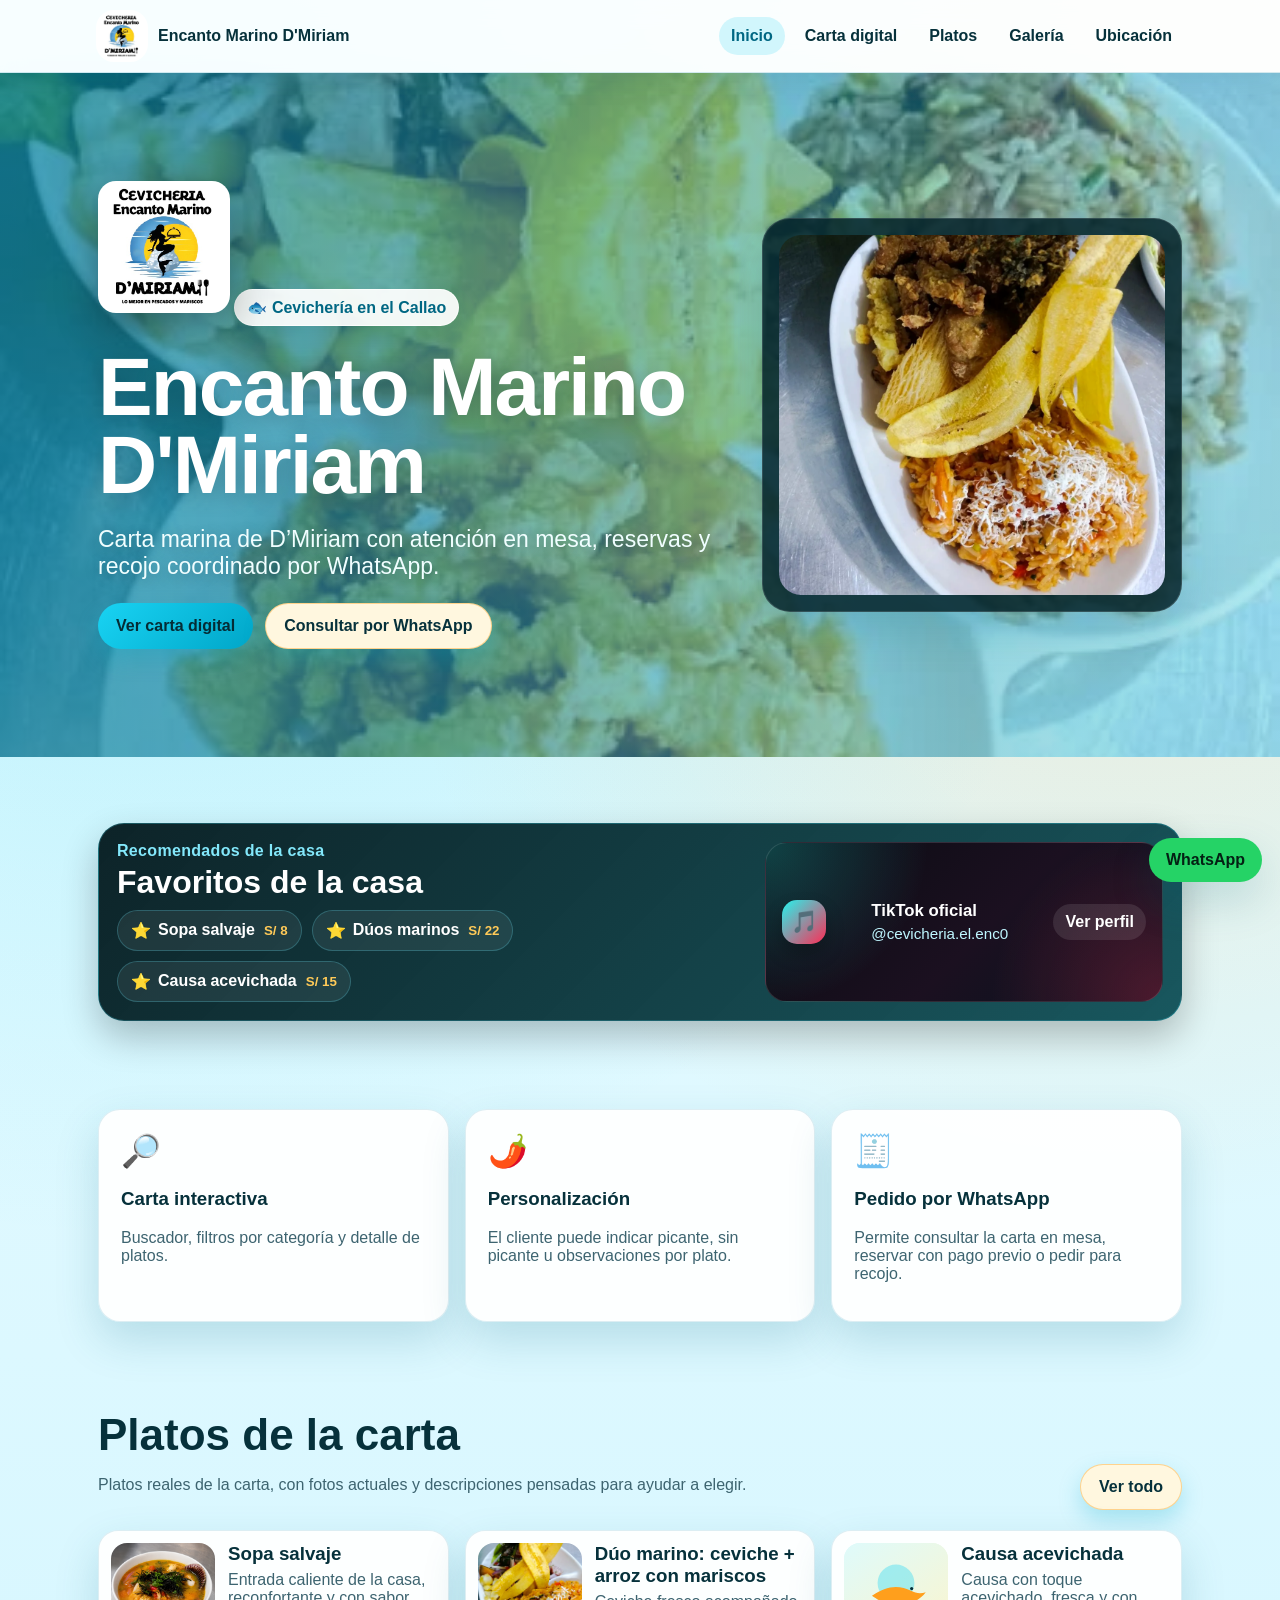
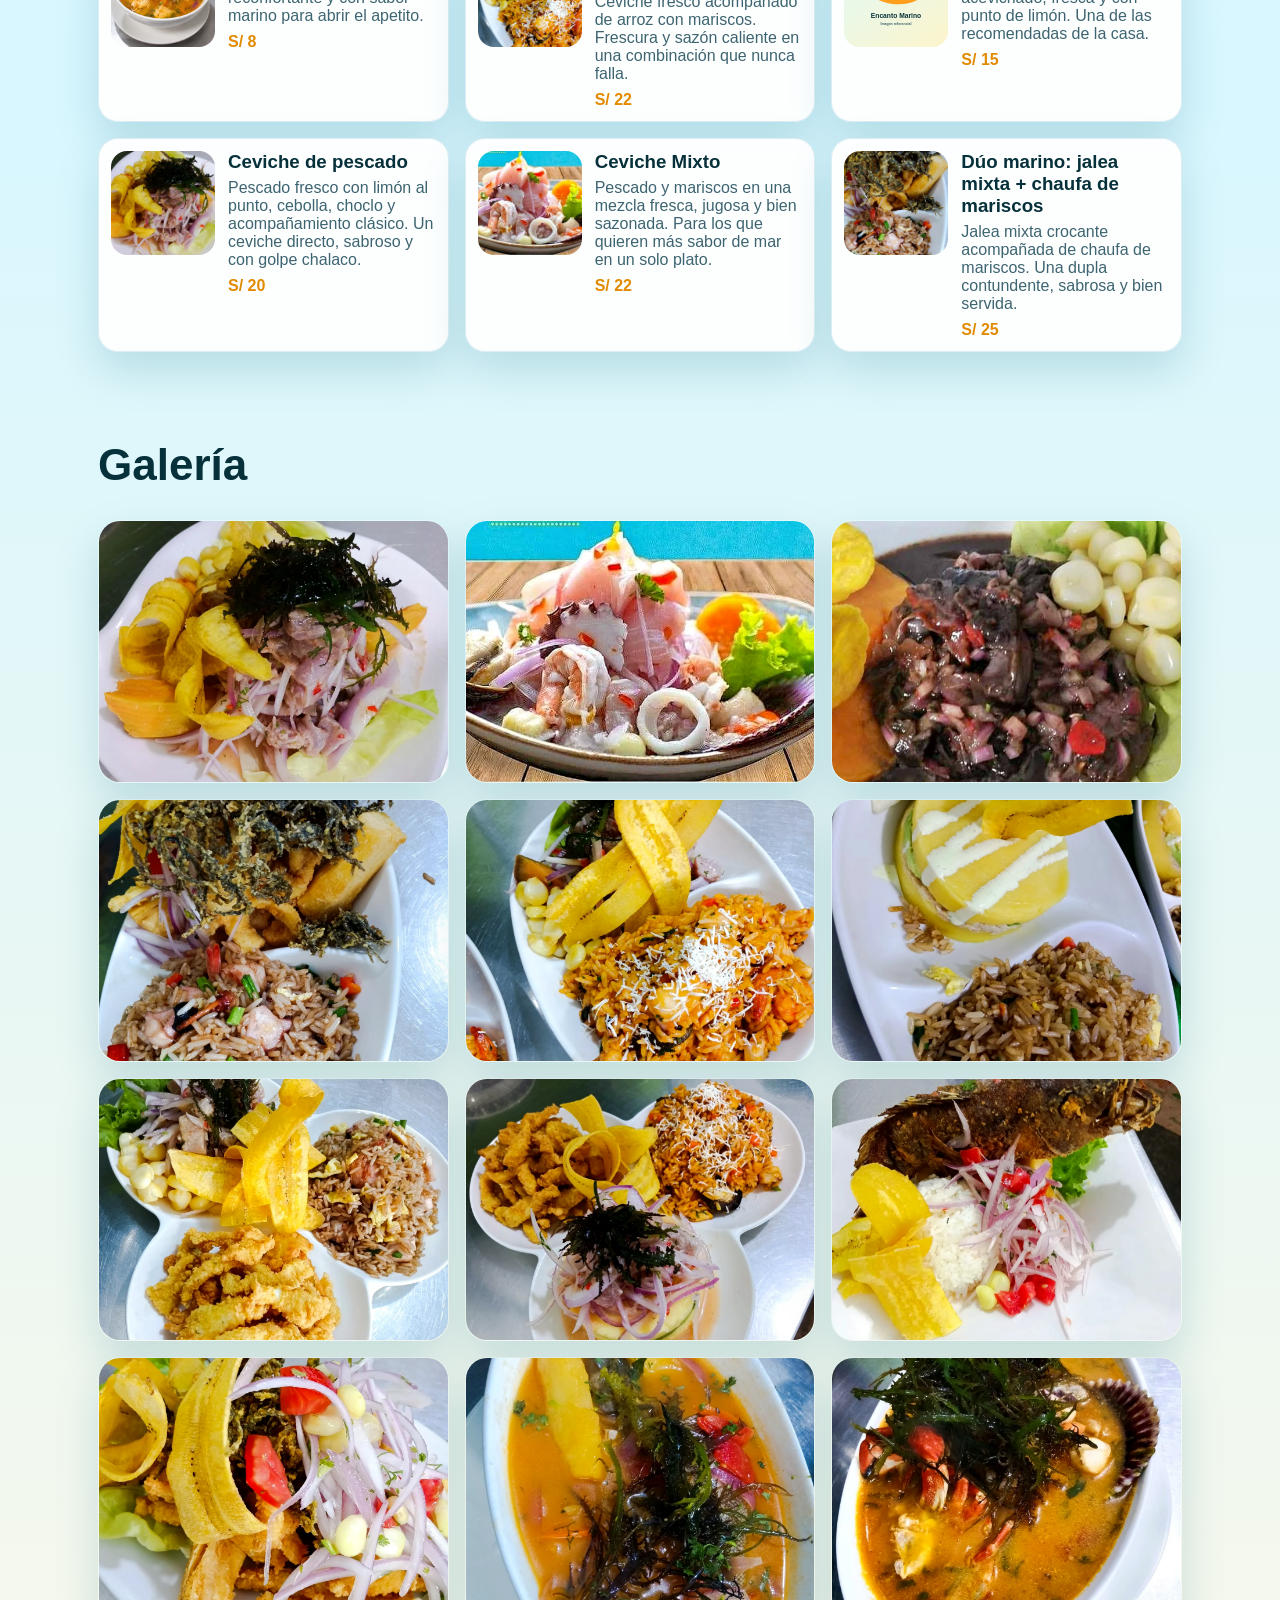
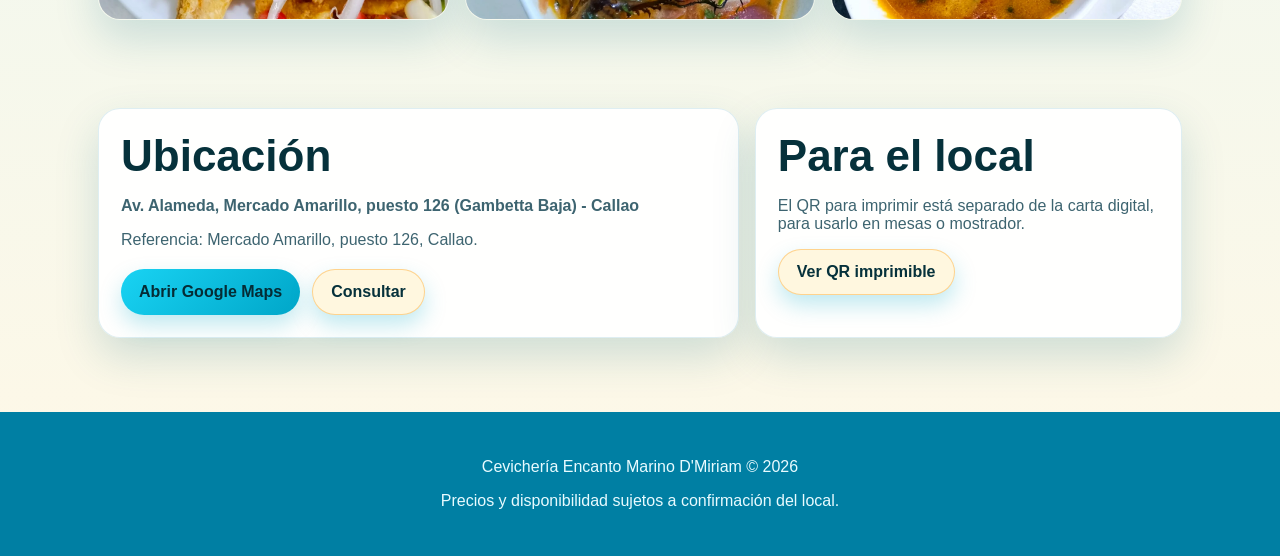
<file: index.html>
<!DOCTYPE html>
<html lang="es">
<head>
  <meta charset="UTF-8"><meta name="viewport" content="width=device-width, initial-scale=1.0">
  <title>Cevichería Encanto Marino D'Miriam</title>
  <link rel="icon" href="assets/favicon.svg" type="image/svg+xml">
  <link rel="stylesheet" href="styles.css?v=29">
</head>
<body>
<nav class="nav"><div class="nav-inner">
  <a class="brand" href="index.html"><img src="assets/logo.png" alt="Logo"><span>Encanto Marino D'Miriam</span></a>
  <div class="links"><a class="active" href="index.html">Inicio</a><a href="menu.html">Carta digital</a><a href="#destacados">Platos</a><a href="#galeria">Galería</a><a href="#ubicacion">Ubicación</a></div>
</div></nav>

<header class="hero">
  <div class="hero-inner">
    <div>
      <img class="logo" src="assets/logo.png" alt="Logo Encanto Marino D'Miriam">
      <div class="badge">🐟 Cevichería en el Callao</div>
      <h1>Encanto Marino D'Miriam</h1>
      <p>Carta marina de D’Miriam con atención en mesa, reservas y recojo coordinado por WhatsApp.</p>
      <div class="actions">
        <a class="btn" href="menu.html">Ver carta digital</a>
        <a class="btn secondary js-whatsapp" href="#">Consultar por WhatsApp</a>
      </div>
    </div>
    <div class="hero-card">
      <img src="assets/fotos/combinado-marino.webp" alt="Plato marino destacado">
      </div>
    </div>
  </div>
</header>

<section class="social-strip">
  <div class="social-card">
    <div>
      <span class="social-card__eyebrow">Recomendados de la casa</span>
      <h2>Favoritos de la casa</h2>
      <div class="reco-pills" data-recomendados-pill></div>
    </div>
    <a class="tiktok-card js-tiktok" href="#">
      <span class="tiktok-icon">🎵</span>
      <div>
        <strong>TikTok oficial</strong>
        <span class="tiktok-handle">@cevicheria.el.enc0</span>
      </div>
      <span class="tiktok-go">Ver perfil</span>
    </a>
  </div>
</section>
<section>
  <div class="grid features-3">
    <div class="feature"><span>🔎</span><h3>Carta interactiva</h3><p>Buscador, filtros por categoría y detalle de platos.</p></div>
    <div class="feature"><span>🌶️</span><h3>Personalización</h3><p>El cliente puede indicar picante, sin picante u observaciones por plato.</p></div>
    <div class="feature"><span>🧾</span><h3>Pedido por WhatsApp</h3><p>Permite consultar la carta en mesa, reservar con pago previo o pedir para recojo.</p></div>
  </div>
</section>

<section id="destacados">
  <div class="section-head"><div><h2>Platos de la carta</h2><p class="lead">Platos reales de la carta, con fotos actuales y descripciones pensadas para ayudar a elegir.</p></div><a class="btn secondary" href="menu.html">Ver todo</a></div>
  <div id="homeDestacados" class="dish-mini-grid"></div>
</section>

<section id="galeria">
  <div class="section-head"><div><h2>Galería</h2></div></div>
  <div class="gallery">
    <img src="assets/fotos/ceviche-pescado.webp" alt="Ceviche de pescado">
    <img src="assets/fotos/ceviche-mixto.webp" alt="Ceviche mixto">
    <img src="assets/fotos/ceviche-conchas-negras.webp" alt="Ceviche de conchas negras">
    <img src="assets/fotos/duo-marino-jalea-mixta-chaufa-mariscos.webp" alt="Dúo Marino: jalea mixta y chaufa de mariscos">
    <img src="assets/fotos/duo-marino-ceviche-arroz-mariscos.webp" alt="Dúo Marino: ceviche y arroz con mariscos">
    <img src="assets/fotos/duo-causa-atun-chaufa-mariscos.webp" alt="Dúo de causa con chaufa de mariscos">
    <img src="assets/fotos/triple-marino-ceviche-chicharron-pota-chaufa-mariscos.webp" alt="Triple marino">
    <img src="assets/fotos/triple-con-causa-ceviche-causa-arroz-mariscos.webp" alt="Triple con causa">
    <img src="assets/fotos/pescado-frito-cabrilla-cachema.webp" alt="Pescado frito">
    <img src="assets/fotos/chicharron-pota.webp" alt="Chicharrón de pota">
    <img src="assets/fotos/sudado-pescado-cabrilla-cachema.webp" alt="Sudado de pescado">
    <img src="assets/fotos/parihuela-pescado-cabrilla-cachema.webp" alt="Parihuela de pescado">
  </div>
</section>

<section id="ubicacion">
  <div class="location-grid">
    <div class="card">
      <h2>Ubicación</h2>
      <p><strong>Av. Alameda, Mercado Amarillo, puesto 126 (Gambetta Baja) - Callao</strong></p>
      <p class="lead">Referencia: Mercado Amarillo, puesto 126, Callao.</p>
      <div class="actions"><a class="btn js-maps" target="_blank" href="#">Abrir Google Maps</a><a class="btn secondary js-whatsapp" href="#">Consultar</a></div>
    </div>
    <div class="card">
      <h2>Para el local</h2>
      <p class="lead">El QR para imprimir está separado de la carta digital, para usarlo en mesas o mostrador.</p>
      <a class="btn secondary" href="#" data-open-qr>Ver QR imprimible</a>
    </div>
  </div>
</section>


<div id="qrModal" class="qr-modal">
  <div class="qr-modal__panel">
    <button id="closeQrModal" class="qr-modal__close" aria-label="Cerrar">×</button>
    <h2>QR para imprimir</h2>
    <p class="lead">Escanéalo en mesa o mostrador para abrir la carta digital.</p>
    <img src="assets/qr-carta-imprimir.png" alt="QR imprimible de Encanto Marino">
    <div class="qr-modal__actions">
      <a class="btn" href="assets/qr-carta-imprimir.png" download>Descargar QR</a>
      <a class="btn secondary" href="menu.html">Abrir carta digital</a>
    </div>
  </div>
</div>

<a class="whatsapp-float js-whatsapp" href="#">WhatsApp</a>
<footer><p>Cevichería Encanto Marino D'Miriam © <span id="year"></span></p><p>Precios y disponibilidad sujetos a confirmación del local.</p></footer>
<script src="data/menu-data.js?v=29"></script><script src="script.js?v=29"></script>
</body>
</html>
</file>
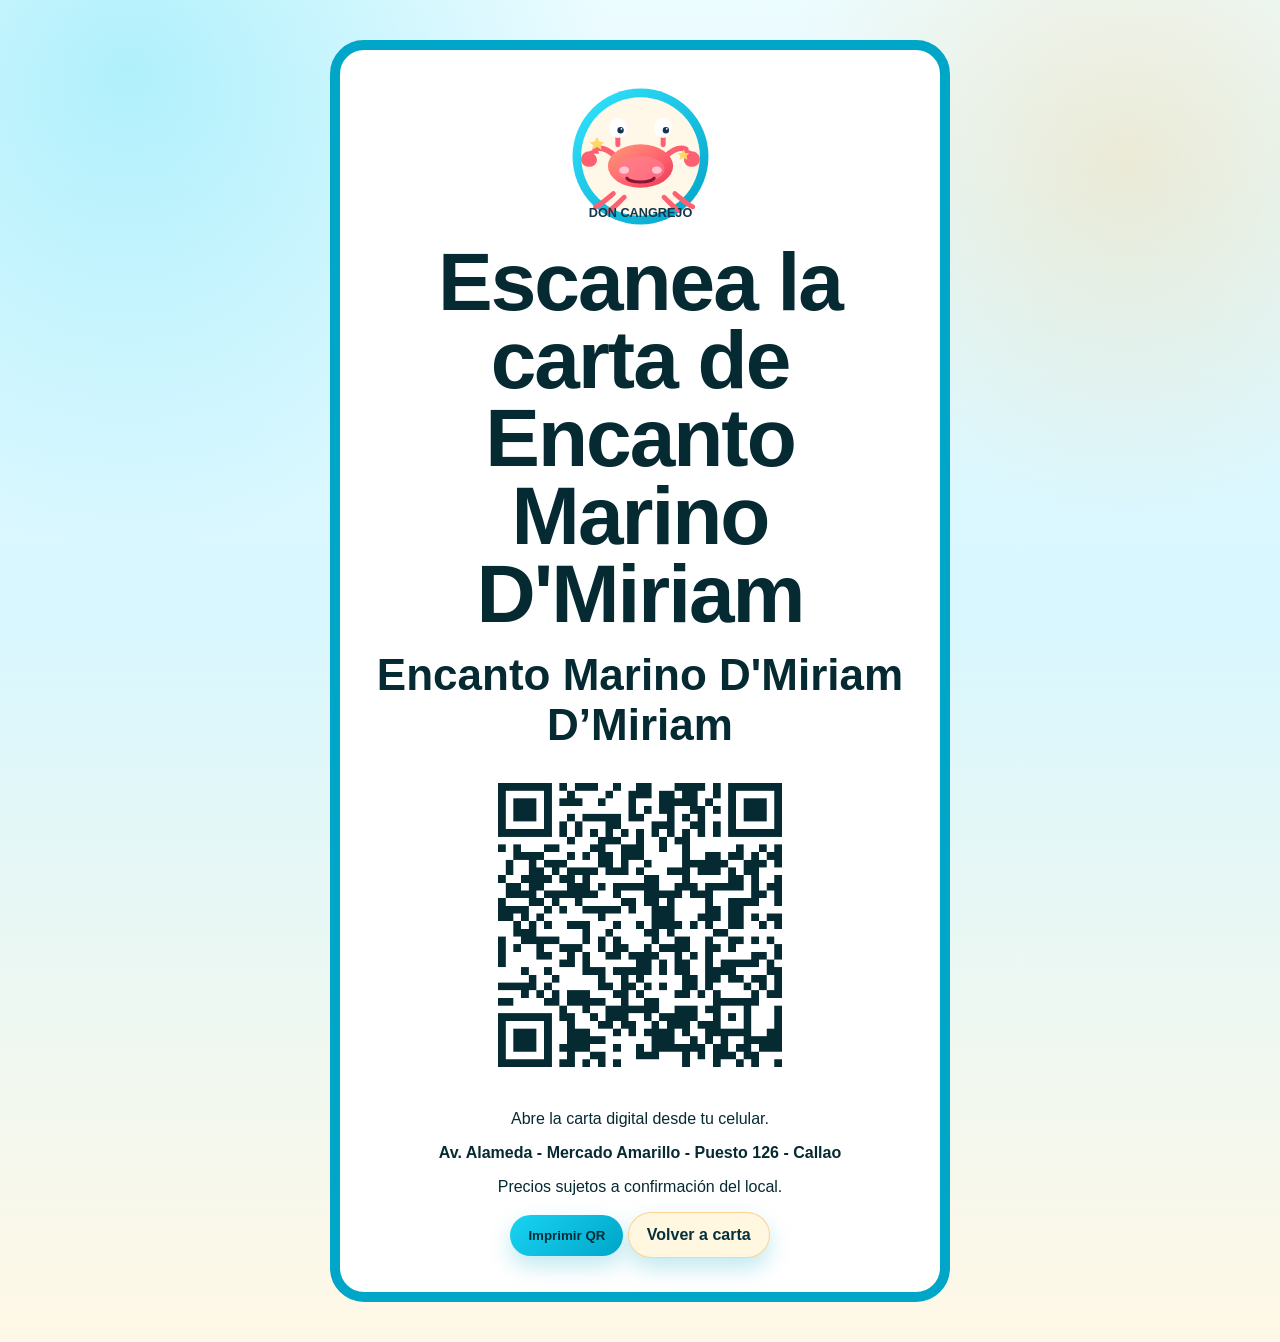
<file: qr-imprimir.html>
<!DOCTYPE html>
<html lang="es">
<head>
  <meta charset="UTF-8"><meta name="viewport" content="width=device-width, initial-scale=1.0">
  <title>QR para imprimir - Encanto Marino D'Miriam D’Miriam</title>
  <link rel="stylesheet" href="styles.css?v=29">
</head>
<body>
<div class="qr-print-card">
  <img src="assets/don-cangrejo.svg" alt="Encanto Marino D'Miriam" style="width:145px">
  <h1>Escanea la carta de Encanto Marino D'Miriam</h1>
  <h2>Encanto Marino D'Miriam D’Miriam</h2>
  <img src="assets/qr-carta.png" alt="QR Carta Digital">
  <p>Abre la carta digital desde tu celular.</p>
  <p><strong>Av. Alameda - Mercado Amarillo - Puesto 126 - Callao</strong></p>
  <p>Precios sujetos a confirmación del local.</p>
  <button class="btn" onclick="window.print()">Imprimir QR</button>
  <a class="btn secondary" href="menu.html">Volver a carta</a>
</div>
</body>
</html>
</file>
<file: styles.css>
*{box-sizing:border-box}
:root{
  --bg:#05262d;--bg2:#07343d;--card:#0d3b44;--card2:#114b55;
  --text:#f8fdff;--muted:#c8dde1;--cyan:#22d3ee;--cyan2:#0891b2;
  --green:#25d366;--yellow:#facc15;--red:#f87171;--shadow:0 16px 42px rgba(0,0,0,.28)
}
html{scroll-behavior:smooth}
body{margin:0;font-family:"Segoe UI",Arial,sans-serif;background:var(--bg);color:var(--text)}
a{color:inherit}
.nav{
  position:sticky;top:0;z-index:50;background:rgba(3,25,30,.94);
  backdrop-filter:blur(12px);border-bottom:1px solid rgba(255,255,255,.08)
}
.nav-inner{
  max-width:1120px;margin:auto;display:flex;align-items:center;justify-content:space-between;
  gap:12px;padding:10px 16px
}
.brand{display:flex;align-items:center;gap:10px;text-decoration:none;font-weight:900}
.brand img{width:42px;height:42px}
.links{display:flex;gap:8px;overflow-x:auto}
.links a{text-decoration:none;font-weight:800;padding:10px 12px;border-radius:999px;white-space:nowrap;color:#e8fbff}
.links a:hover,.links a.active{background:rgba(34,211,238,.14)}
.hero{
  background:linear-gradient(rgba(3,20,25,.52),rgba(3,20,25,.78)),url("assets/fotos/duo-marino.webp");
  background-size:cover;background-position:center;min-height:76vh;display:flex;align-items:center;
}
.hero-inner{max-width:1120px;margin:auto;width:100%;padding:72px 18px;display:grid;grid-template-columns:1fr 420px;gap:32px;align-items:center}
.logo{width:112px;height:112px;filter:drop-shadow(0 12px 20px rgba(0,0,0,.35))}
.badge{display:inline-flex;background:rgba(34,211,238,.12);border:1px solid rgba(34,211,238,.35);color:#a5f3fc;border-radius:999px;padding:8px 12px;font-weight:900;margin:12px 0}
h1{font-size:clamp(40px,7vw,82px);line-height:.95;margin:10px 0 18px;letter-spacing:-2px}
.hero p{font-size:clamp(18px,2.2vw,23px);color:var(--muted);max-width:680px}
.actions{display:flex;flex-wrap:wrap;gap:12px;margin-top:20px}
.btn{display:inline-flex;align-items:center;justify-content:center;border:0;border-radius:999px;padding:13px 18px;font-weight:900;text-decoration:none;cursor:pointer;background:var(--cyan);color:#022027}
.btn.secondary{background:rgba(255,255,255,.12);color:white;border:1px solid rgba(255,255,255,.18)}
.btn.whatsapp{background:var(--green);color:#042014}
.hero-card{background:rgba(4,35,42,.86);border:1px solid rgba(255,255,255,.13);border-radius:28px;padding:16px;box-shadow:var(--shadow)}
.hero-card img{width:100%;height:360px;object-fit:cover;border-radius:22px;display:block}
section{max-width:1120px;margin:auto;padding:44px 18px}
.section-head{display:flex;justify-content:space-between;align-items:end;gap:16px;margin-bottom:20px}
h2{font-size:clamp(28px,4vw,44px);margin:0 0 10px}
.lead{color:var(--muted);max-width:720px}
.grid{display:grid;grid-template-columns:repeat(4,1fr);gap:16px}
.feature,.card{background:var(--card);border:1px solid rgba(255,255,255,.1);border-radius:22px;padding:22px;box-shadow:var(--shadow)}
.feature span{font-size:32px}
.dish-mini-grid{display:grid;grid-template-columns:repeat(3,1fr);gap:16px}
.dish-mini{display:grid;grid-template-columns:104px 1fr;gap:13px;background:var(--card);border-radius:20px;padding:12px;border:1px solid rgba(255,255,255,.08)}
.dish-mini img{width:104px;height:104px;object-fit:cover;border-radius:16px}
.dish-mini h3{margin:0 0 6px}.dish-mini p{margin:0 0 8px;color:var(--muted)}.price{color:var(--yellow);font-weight:900}
.gallery{display:grid;grid-template-columns:repeat(3,1fr);gap:16px}
.gallery img{width:100%;height:260px;object-fit:cover;border-radius:22px;box-shadow:var(--shadow);border:1px solid rgba(255,255,255,.1)}
.location-grid{display:grid;grid-template-columns:1.2fr .8fr;gap:16px}
.qr-admin{display:none}
.whatsapp-float{position:fixed;right:18px;bottom:18px;z-index:60;background:var(--green);color:#042014;text-decoration:none;border-radius:999px;padding:13px 17px;font-weight:900;box-shadow:var(--shadow)}
footer{background:#03191e;color:var(--muted);text-align:center;padding:30px 18px;margin-top:30px}

/* menu */
.menu-hero{background:linear-gradient(rgba(3,20,25,.48),rgba(3,20,25,.82)),url("assets/fotos/triple-marino.webp");background-size:cover;background-position:center;min-height:44vh;display:flex;align-items:center;text-align:center}
.menu-hero .hero-inner{display:block;padding:58px 18px}
.notice{background:rgba(250,204,21,.15);border:1px solid rgba(250,204,21,.35);color:#fff7c2;border-radius:16px;padding:14px 16px;margin-bottom:18px}
.toolbar{background:rgba(5,38,45,.96);border:1px solid rgba(255,255,255,.1);border-radius:22px;padding:16px;position:relative;top:auto;z-index:1;box-shadow:var(--shadow)}
.search-row{display:grid;grid-template-columns:1fr auto;gap:10px}
input[type="search"]{width:100%;min-height:48px;border-radius:999px;border:1px solid rgba(255,255,255,.13);background:rgba(255,255,255,.08);color:white;padding:0 16px;font-size:16px;outline:none}
.chips,.allergy-grid{display:flex;gap:9px;overflow-x:auto;padding-top:11px}
.chip,.check-pill{flex:0 0 auto;border:1px solid rgba(255,255,255,.13);background:rgba(255,255,255,.08);color:white;border-radius:999px;padding:10px 13px;font-weight:800;cursor:pointer}
.chip.active{background:var(--cyan);color:#022027}
.check-pill input{accent-color:var(--cyan)}
.switch-line{display:flex;gap:10px;align-items:center;flex-wrap:wrap;color:var(--muted);padding-top:12px}
.menu-meta{display:flex;justify-content:space-between;color:var(--muted);margin:18px 0}
.menu-grid{display:grid;grid-template-columns:repeat(3,1fr);gap:16px}
.dish-card{background:var(--card);border-radius:22px;overflow:hidden;border:1px solid rgba(255,255,255,.1);box-shadow:var(--shadow)}
.dish-card.risk{border-color:rgba(248,113,113,.75);opacity:.82}
.dish-image{display:block;width:100%;height:190px;border:0;padding:0;background:#000;cursor:pointer}
.dish-image img{width:100%;height:100%;object-fit:cover;display:block}
.dish-body{padding:16px}
.dish-top{display:flex;justify-content:space-between;gap:10px;align-items:center}
.category-label{font-size:12px;text-transform:uppercase;color:#a5f3fc;font-weight:900}
.dish-body h3{margin:10px 0 8px;font-size:21px}.dish-body p{color:var(--muted)}
.tag-list,.allergen-list{display:flex;gap:7px;flex-wrap:wrap;margin-top:9px}
.tag-list span{background:rgba(34,211,238,.12);border:1px solid rgba(34,211,238,.25);border-radius:999px;padding:5px 8px;font-size:12px;color:#a5f3fc;font-weight:800}
.allergen-list small,#modalAllergens small{background:rgba(255,255,255,.08);border-radius:999px;padding:5px 8px}
.risk-msg{margin-top:10px;border-radius:12px;padding:9px;background:rgba(248,113,113,.14);border:1px solid rgba(248,113,113,.3);color:#fecaca;font-weight:800}
.dish-actions{display:grid;grid-template-columns:1fr 1fr;gap:9px;margin-top:14px}
.empty-state{grid-column:1/-1;text-align:center;padding:40px 20px;background:var(--card);border-radius:22px}
.cart-bar{position:fixed;left:50%;bottom:16px;transform:translateX(-50%) translateY(140%);width:min(900px,calc(100% - 22px));background:rgba(3,25,30,.98);border:1px solid rgba(255,255,255,.14);border-radius:22px;padding:14px;z-index:80;box-shadow:var(--shadow);transition:.22s}
.cart-bar.show{transform:translateX(-50%) translateY(0)}
.cart-summary{display:flex;justify-content:space-between;gap:12px}
.cart-items{display:grid;gap:8px;max-height:160px;overflow:auto;margin-top:10px}
.cart-item{display:flex;justify-content:space-between;background:rgba(255,255,255,.07);border-radius:12px;padding:8px}
.cart-item button{border:0;border-radius:8px;min-width:28px;min-height:28px}
.cart-actions{display:flex;gap:10px;margin-top:10px}
.modal{display:none;position:fixed;inset:0;z-index:100;background:rgba(0,0,0,.72);padding:18px;place-items:center}
.modal.show{display:grid}.modal-card{width:min(840px,100%);max-height:92vh;overflow:auto;background:var(--bg2);border-radius:24px;border:1px solid rgba(255,255,255,.13)}
.modal-grid{display:grid;grid-template-columns:.95fr 1.05fr}.modal-grid img{width:100%;height:100%;min-height:360px;object-fit:cover}.modal-content{padding:24px}.modal-close{float:right;border:0;background:rgba(255,255,255,.1);color:white;border-radius:999px;width:38px;height:38px}
.qr-print-card{max-width:620px;margin:40px auto;text-align:center;background:white;color:#062a32;border-radius:34px;padding:34px;border:10px solid #0891b2}.qr-print-card img{width:330px;max-width:100%}

@media(max-width:900px){
  .hero-inner{grid-template-columns:1fr}.hero-card img{height:300px}
  .grid{grid-template-columns:repeat(2,1fr)}.dish-mini-grid,.menu-grid{grid-template-columns:repeat(2,1fr)}
  .location-grid,.modal-grid{grid-template-columns:1fr}
}
@media(max-width:640px){
  .nav-inner{align-items:flex-start;flex-direction:column}.brand span{display:none}.links{width:100%;padding-bottom:4px}
  .hero{min-height:auto;background-position:center}.hero-inner{padding:44px 16px;text-align:center}.logo{width:88px;height:88px}
  .actions{justify-content:center}h1{font-size:42px;letter-spacing:-1px}.hero p{font-size:17px}
  .hero-card{display:none}
  section{padding:34px 14px}.section-head{display:block}
  .grid,.dish-mini-grid,.menu-grid,.gallery{grid-template-columns:1fr}
  .feature,.card{padding:18px;border-radius:18px}.gallery img{height:220px}
  .toolbar{top:92px;border-radius:18px}.search-row{grid-template-columns:1fr}.menu-meta{display:block}
  .dish-image{height:180px}.dish-body h3{font-size:20px}
  .cart-actions{flex-direction:column}.whatsapp-float{right:12px;bottom:12px}
  .modal-grid img{min-height:250px}
}
@media print{.nav,.whatsapp-float,.btn,footer{display:none!important}body{background:white}.qr-print-card{box-shadow:none;margin:0 auto}}


/* Ajustes v4: diseño limpio, sin Mobile First y con preferencias de pedido */
.features-3 {
  grid-template-columns: repeat(3, 1fr);
}

.order-options {
  display: grid;
  grid-template-columns: 220px 1fr;
  gap: 12px;
  margin-top: 14px;
}

.order-options label,
.personaliza label {
  display: grid;
  gap: 7px;
  color: var(--muted);
  font-weight: 800;
}

.order-options select,
.order-options input,
.personaliza select,
.personaliza textarea {
  width: 100%;
  border: 1px solid rgba(255,255,255,.14);
  background: rgba(255,255,255,.08);
  color: white;
  border-radius: 14px;
  padding: 12px 13px;
  outline: none;
  font: inherit;
}

.order-options option,
.personaliza option {
  color: #062a32;
}

.personaliza {
  margin: 16px 0;
  display: grid;
  gap: 12px;
  background: rgba(255,255,255,.06);
  border: 1px solid rgba(255,255,255,.10);
  padding: 14px;
  border-radius: 18px;
}

.personaliza h3 {
  margin: 0;
}

.cart-item small {
  display: block;
  color: var(--muted);
  margin-top: 3px;
}

@media(max-width:900px){
  .features-3 {
    grid-template-columns: repeat(3, 1fr);
  }
}

@media(max-width:640px){
  .features-3 {
    grid-template-columns: 1fr;
  }

  .order-options {
    grid-template-columns: 1fr;
  }
}


/* Ajustes v5: sin módulo de alergias */
.allergy-grid,
.risk-msg {
  display: none !important;
}


/* Ajustes v6: sin delivery, con mesa, reserva anticipada y recojo */
.order-options {
  grid-template-columns: 230px 1fr 1fr;
}

@media(max-width:900px){
  .order-options {
    grid-template-columns: 1fr;
  }
}


/* Ajuste v7: el filtro ya no queda fijo encima de la carta */
.toolbar {
  position: relative !important;
  top: auto !important;
  z-index: 1 !important;
}

.menu-meta {
  padding-top: 6px;
}

@media(max-width:640px){
  .toolbar {
    position: relative !important;
    top: auto !important;
    margin-bottom: 16px;
  }

  .chips {
    padding-bottom: 4px;
  }

  .order-options {
    margin-top: 12px;
  }

  .menu-meta {
    margin-top: 18px;
  }
}


/* Ajustes v8: reserva/recojo por popup, sin selector molesto en la carta */
.mesa-notice {
  margin-bottom: 18px;
}

.flow-cards {
  display: grid;
  grid-template-columns: repeat(2, 1fr);
  gap: 16px;
  margin-bottom: 18px;
}

.flow-card {
  background: linear-gradient(145deg, rgba(17,75,85,.95), rgba(8,54,64,.95));
  border: 1px solid rgba(255,255,255,.12);
  border-radius: 24px;
  padding: 22px;
  box-shadow: var(--shadow);
}

.flow-card span {
  font-size: 34px;
}

.flow-card h2 {
  font-size: 26px;
  margin: 10px 0;
}

.flow-card p {
  color: var(--muted);
}

.flow-modal-card {
  padding: 0;
  width: min(940px, 100%);
}

.flow-modal-head {
  display: flex;
  justify-content: space-between;
  gap: 16px;
  padding: 24px;
  border-bottom: 1px solid rgba(255,255,255,.1);
}

.flow-icon {
  display: inline-flex;
  width: 46px;
  height: 46px;
  align-items: center;
  justify-content: center;
  background: rgba(34,211,238,.12);
  border: 1px solid rgba(34,211,238,.26);
  border-radius: 16px;
  font-size: 24px;
  margin-bottom: 10px;
}

.flow-form {
  padding: 22px 24px;
  display: grid;
  grid-template-columns: repeat(2, 1fr);
  gap: 14px;
}

.flow-fields {
  display: grid;
  grid-template-columns: repeat(2, 1fr);
  gap: 14px;
  grid-column: 1 / -1;
}

.flow-form label {
  display: grid;
  gap: 7px;
  color: var(--muted);
  font-weight: 900;
}

.flow-form label.wide {
  grid-column: 1 / -1;
}

.flow-form input,
.flow-form select,
.flow-form textarea {
  width: 100%;
  border: 1px solid rgba(255,255,255,.14);
  background: rgba(255,255,255,.08);
  color: white;
  border-radius: 14px;
  padding: 12px 13px;
  outline: none;
  font: inherit;
}

.flow-form option {
  color: #062a32;
}

.payment-warning {
  margin: 0 24px 18px;
  border: 1px solid rgba(250,204,21,.42);
  background: rgba(250,204,21,.13);
  color: #fff7c2;
  border-radius: 18px;
  padding: 14px 16px;
}

.flow-order-box {
  margin: 0 24px 24px;
  background: rgba(255,255,255,.06);
  border: 1px solid rgba(255,255,255,.1);
  border-radius: 20px;
  padding: 16px;
}

.flow-order-head {
  display: flex;
  justify-content: space-between;
  gap: 12px;
  align-items: center;
  margin-bottom: 12px;
}

.flow-order-head h3 {
  margin: 0;
}

.flow-order-list {
  display: grid;
  gap: 8px;
}

.flow-actions {
  padding: 0 24px 24px;
  display: flex;
  justify-content: flex-end;
}

.cart-actions {
  grid-template-columns: 1fr 1fr auto;
}

@media(max-width:760px){
  .flow-cards {
    grid-template-columns: 1fr;
  }

  .flow-form,
  .flow-fields {
    grid-template-columns: 1fr;
  }

  .flow-modal-head {
    padding: 18px;
  }

  .flow-form {
    padding: 18px;
  }

  .payment-warning,
  .flow-order-box {
    margin-left: 18px;
    margin-right: 18px;
  }

  .flow-order-head {
    align-items: stretch;
    flex-direction: column;
  }

  .flow-actions {
    padding: 0 18px 18px;
  }

  .flow-actions .btn {
    width: 100%;
  }

  .cart-actions {
    display: grid;
    grid-template-columns: 1fr;
  }
}


/* ======================================================
   V9 - Colores vivos + Don Cangrejo
   ====================================================== */
:root {
  --bg:#e8fbff;
  --bg2:#d8f7ff;
  --card:#ffffff;
  --card2:#f0fbff;
  --text:#06313b;
  --muted:#3d6470;
  --cyan:#19d3f3;
  --cyan2:#007fa3;
  --green:#25d366;
  --yellow:#ffcc24;
  --coral:#ff6b4a;
  --orange:#ff9f1c;
  --shadow:0 18px 44px rgba(0,101,122,.18);
}

body {
  color: var(--text);
  background:
    radial-gradient(circle at 10% 5%, rgba(25,211,243,.28), transparent 28%),
    radial-gradient(circle at 88% 12%, rgba(255,159,28,.18), transparent 22%),
    linear-gradient(180deg, #ecfcff 0%, #d8f7ff 45%, #fff8e6 100%);
}

.nav {
  background: rgba(255,255,255,.88);
  border-bottom: 1px solid rgba(0,127,163,.16);
  box-shadow: 0 8px 30px rgba(0,80,100,.08);
}

.brand, .links a { color: #06313b; }
.links a:hover, .links a.active { background: rgba(25,211,243,.18); color: #006783; }

.hero, .menu-hero {
  background:
    linear-gradient(90deg, rgba(0,125,156,.72), rgba(0,181,212,.30)),
    linear-gradient(180deg, rgba(255,255,255,.10), rgba(255,248,230,.20)),
    url("assets/fotos/duo-marino.webp");
  background-size: cover;
  background-position: center;
}

.hero h1, .menu-hero h1 { text-shadow: 0 5px 22px rgba(0,0,0,.22); color: #ffffff; }
.hero p, .menu-hero p { color: #f0feff; text-shadow: 0 3px 15px rgba(0,0,0,.28); }

.badge {
  background: rgba(255,255,255,.92);
  border: 1px solid rgba(255,255,255,.75);
  color: #006783;
  box-shadow: 0 10px 28px rgba(0,80,100,.16);
}

.btn {
  background: linear-gradient(135deg, #19d3f3, #00a6c8);
  color: #052c35;
  box-shadow: 0 10px 22px rgba(0,166,200,.25);
}

.btn.secondary {
  background: #fff7df;
  color: #06313b;
  border: 1px solid rgba(255,159,28,.42);
}

.btn.whatsapp { background: linear-gradient(135deg, #25d366, #15b854); color: #062d17; }

.feature, .card, .dish-mini, .dish-card, .flow-card, .toolbar, .modal-card, .cart-bar {
  background: rgba(255,255,255,.94);
  color: #06313b;
  border: 1px solid rgba(0,127,163,.13);
  box-shadow: var(--shadow);
}

.feature p, .card p, .dish-mini p, .dish-body p, .lead, .flow-card p, .menu-meta { color: #3d6470; }
.price { color: #e28a00; }

.tag-list span {
  background: rgba(25,211,243,.13);
  border-color: rgba(0,127,163,.20);
  color: #007092;
}

.category-label { color: #007fa3; }

.notice, .payment-warning {
  background: #fff4c7 !important;
  border-color: rgba(255,159,28,.42) !important;
  color: #674500 !important;
}

.personaliza, .flow-order-box { background: #f1fcff; border-color: rgba(0,127,163,.13); }

input[type="search"],
.flow-form input,
.flow-form select,
.flow-form textarea,
.personaliza select,
.personaliza textarea {
  background: #ffffff;
  color: #06313b;
  border-color: rgba(0,127,163,.24);
}

input::placeholder, textarea::placeholder { color: #78919a; }
.chip, .check-pill { background: #ffffff; color: #06313b; border-color: rgba(0,127,163,.18); }
.chip.active { background: linear-gradient(135deg, #19d3f3, #00a6c8); color: #052c35; }

.hero-card-viva { position: relative; overflow: visible; }

.don-badge {
  position: absolute;
  left: -22px;
  bottom: -22px;
  display: grid;
  grid-template-columns: 78px 1fr;
  gap: 10px;
  align-items: center;
  width: min(360px, 92%);
  background: rgba(255,255,255,.96);
  border: 2px solid rgba(255,159,28,.55);
  border-radius: 24px;
  padding: 10px;
  box-shadow: 0 16px 34px rgba(0,80,100,.18);
}

.don-badge img {
  width: 78px !important;
  height: 78px !important;
  object-fit: contain !important;
  border-radius: 18px !important;
}

.don-badge strong { display:block; color:#c85f00; font-weight:950; }
.don-badge span { display:block; color:#315b64; font-size:13px; font-weight:800; }

.cangrejo-strip {
  display: grid;
  grid-template-columns: 92px 1fr;
  gap: 14px;
  align-items: center;
  background: linear-gradient(135deg, #ffffff, #fff4c7);
  border: 1px solid rgba(255,159,28,.42);
  border-radius: 24px;
  padding: 14px;
  margin-bottom: 18px;
  box-shadow: var(--shadow);
}

.cangrejo-strip img { width:92px; height:92px; }
.cangrejo-strip strong { display:block; color:#c85f00; font-size:22px; font-weight:950; }
.cangrejo-strip p { margin:6px 0 0; color:#3d6470; }

.flow-card { background: linear-gradient(145deg, #ffffff, #e9fbff); }
.flow-card:nth-child(1) { border-color: rgba(255,159,28,.38); }
.flow-card:nth-child(2) { border-color: rgba(0,166,200,.28); }

footer { background: #007fa3; color: #e8fbff; }
.qr-print-card { border-color: #00a6c8; }

@media(max-width:640px){
  .hero, .menu-hero {
    background:
      linear-gradient(180deg, rgba(0,125,156,.72), rgba(0,181,212,.35)),
      url("assets/fotos/duo-marino.webp");
    background-size: cover;
    background-position: center;
  }

  .don-badge {
    position: static;
    margin-top: 14px;
    width: 100%;
  }

  .cangrejo-strip { grid-template-columns: 76px 1fr; }
  .cangrejo-strip img { width:76px; height:76px; }
  .cangrejo-strip strong { font-size:18px; }
}


/* Ajuste v10: marca principal Miriam, Don Cangrejo como chef */
.don-badge strong::before,
.cangrejo-strip strong::before {
  content: "";
}


/* ======================================================
   V11 - Carta real + logo oficial + platos sin imagen
   ====================================================== */

.brand img,
.logo {
  object-fit: contain;
  background: white;
  border-radius: 18px;
  padding: 4px;
}

.logo {
  width: 132px;
  height: 145px;
}

.dish-card.sin-foto .dish-image,
.dish-mini.sin-foto img {
  background: linear-gradient(135deg, #dcfbff, #fff4c7);
}

.dish-image {
  position: relative;
  overflow: hidden;
}

.foto-pendiente {
  position: absolute;
  left: 12px;
  bottom: 12px;
  background: rgba(255,255,255,.92);
  color: #007092;
  border: 1px solid rgba(0,127,163,.18);
  padding: 7px 10px;
  border-radius: 999px;
  font-size: 12px;
  font-weight: 900;
}

.dish-card.sin-foto {
  border-style: solid;
}

.dish-card.sin-foto .dish-body h3::after {
  content: "";
}

.gallery img {
  object-position: center;
}

@media(max-width:640px){
  .logo {
    width: 112px;
    height: 124px;
  }
}


/* V12 - limpieza de referencias a Don Cangrejo */
.don-badge,
.cangrejo-strip {
  display: none !important;
}

.hero-card-viva {
  overflow: hidden;
}

.mesa-notice {
  margin-bottom: 18px;
}

.notice.mesa-notice {
  background: #fff4c7 !important;
}



.price-muted {
  color: #9fcfe0;
  font-weight: 800;
}

.qr-modal {
  position: fixed;
  inset: 0;
  background: rgba(3, 14, 20, 0.75);
  display: none;
  align-items: center;
  justify-content: center;
  padding: 20px;
  z-index: 2000;
}

.qr-modal.show {
  display: flex;
}

.qr-modal__panel {
  position: relative;
  width: min(92vw, 460px);
  background: #09131a;
  border: 1px solid rgba(255,255,255,.08);
  border-radius: 24px;
  padding: 26px;
  box-shadow: 0 24px 60px rgba(0,0,0,.35);
  text-align: center;
}

.qr-modal__panel img {
  width: min(100%, 280px);
  border-radius: 18px;
  background: #fff;
  padding: 14px;
  margin: 14px auto 18px;
}

.qr-modal__close {
  position: absolute;
  top: 14px;
  right: 14px;
  width: 40px;
  height: 40px;
  border: 0;
  border-radius: 999px;
  background: rgba(255,255,255,.08);
  color: #fff;
  font-size: 28px;
  line-height: 1;
  cursor: pointer;
}

.qr-modal__actions {
  display: flex;
  gap: 10px;
  flex-wrap: wrap;
  justify-content: center;
}

.fish-click-effect {
  position: fixed;
  pointer-events: none;
  z-index: 3000;
  transform: translate(-50%, -50%);
}

.fish-click-effect__fish {
  font-size: 26px;
  animation: fish-swim-up 1s ease-out forwards;
  filter: drop-shadow(0 8px 16px rgba(0,0,0,.18));
}

.fish-click-effect__bubble {
  position: absolute;
  left: 0;
  top: 0;
  width: var(--bubble-size, 12px);
  height: var(--bubble-size, 12px);
  border-radius: 999px;
  background: radial-gradient(circle at 35% 35%, rgba(255,255,255,.95), rgba(121,225,255,.55));
  animation: bubble-rise 1s ease-out forwards;
  animation-delay: var(--bubble-delay, 0s);
}

@keyframes fish-swim-up {
  0% { transform: translate(-8px, 8px) scale(.7) rotate(-8deg); opacity: 0; }
  15% { opacity: 1; }
  100% { transform: translate(18px, -55px) scale(1.05) rotate(8deg); opacity: 0; }
}

@keyframes bubble-rise {
  0% { transform: translate(0, 0) scale(.35); opacity: 0; }
  20% { opacity: .9; }
  100% { transform: translate(var(--bubble-x, 0px), -60px) scale(1); opacity: 0; }
}

/* V14 - tarjetas sin imagen no muestran placeholder para evitar confusión */
.dish-card.text-only .dish-body {
  padding-top: 20px;
}
.dish-card.text-only {
  min-height: 0;
}
.dish-card.text-only .dish-top {
  margin-bottom: 8px;
}
.modal-grid.hidden-media {
  grid-template-columns: 1fr;
}
.modal-grid.hidden-media > img {
  display: none;
}
.price-muted {
  display: none !important;
}
.gallery {
  grid-template-columns: repeat(3, minmax(0, 1fr));
}
.gallery img {
  aspect-ratio: 4/3;
  height: auto;
}
@media(max-width: 760px){
  .gallery { grid-template-columns: 1fr 1fr; }
}
@media(max-width: 520px){
  .gallery { grid-template-columns: 1fr; }
}

/* V15 - mejoras de modal, bebidas y ubicación */
.modal-card {
  width: min(1040px, 100%);
}

.modal-grid {
  grid-template-columns: minmax(280px, .92fr) minmax(320px, 1fr);
  align-items: stretch;
}

.modal-grid > img#modalImage {
  width: 100%;
  height: auto !important;
  max-height: 88vh;
  min-height: 0 !important;
  object-fit: contain !important;
  object-position: center center;
  background: #061014;
  border-radius: 24px 0 0 24px;
  padding: 0;
}

.modal-content {
  align-self: stretch;
}

#modalPrice:empty {
  display: none !important;
}

.dish-card.text-only {
  background: linear-gradient(145deg, rgba(255,255,255,.07), rgba(255,255,255,.035));
}

@media(max-width:900px){
  .modal-grid {
    grid-template-columns: 1fr;
  }
  .modal-grid > img#modalImage {
    max-height: 46vh;
    border-radius: 24px 24px 0 0;
  }
}

@media(max-width:640px){
  .modal-card {
    width: min(100%, 96vw);
  }
  .modal-grid > img#modalImage {
    max-height: 38vh;
  }
}


/* V16 - ajustes finales de orden, logo, modales y efectos */
.brand img{width:52px;height:52px}
.logo{width:128px;height:128px}
.hero .logo,.menu-hero .logo{width:132px;height:132px}
.menu-grid{align-items:start}
.dish-card.text-only{background:linear-gradient(145deg, rgba(255,255,255,.065), rgba(255,255,255,.03));}
.dish-card.text-only .dish-body{padding:15px 16px 16px}
.dish-card.text-only .dish-body h3{margin-top:6px}
#dishModal .modal-card{width:min(980px,100%);overflow:hidden}
#dishModal .modal-grid{grid-template-columns:minmax(280px,.82fr) minmax(360px,1.18fr);align-items:stretch}
#dishModal .modal-grid > img#modalImage{width:100%;height:100%;max-height:84vh;object-fit:contain !important;background:#07151a;padding:12px}
#dishModal .modal-content{min-width:0;overflow:auto;max-height:92vh}
#dishModal .modal-content h2{font-size:clamp(24px,3.2vw,46px);line-height:1.04;margin:0 44px 8px 0}
#dishModal .modal-content h3{font-size:16px;margin:12px 0 8px}
#dishModal .modal-close{position:sticky;top:0;float:right;z-index:2}
.notice{line-height:1.4}
.cursor-bubble{position:fixed;pointer-events:none;z-index:2999;width:12px;height:12px;border-radius:999px;background:radial-gradient(circle at 35% 35%, rgba(255,255,255,.95), rgba(121,225,255,.45));animation: cursor-bubble-rise .9s ease-out forwards;transform:translate(-50%,-50%)}
.swim-fish-effect{position:fixed;right:-90px;top:50%;z-index:2998;pointer-events:none;font-size:34px;filter:drop-shadow(0 10px 18px rgba(0,0,0,.26));animation: fish-swim-across 1.7s linear forwards}
@keyframes cursor-bubble-rise{0%{opacity:0;transform:translate(-50%,-50%) scale(.3)}20%{opacity:.88}100%{opacity:0;transform:translate(calc(-50% + var(--bubble-x,0px)), calc(-50% - 32px)) scale(1)}}
@keyframes fish-swim-across{0%{transform:translateX(0) translateY(0) scale(.9) rotateY(180deg);opacity:0}10%{opacity:1}100%{transform:translateX(calc(-100vw - 180px)) translateY(-18px) scale(1.08) rotateY(180deg);opacity:0}}
@media(max-width:900px){#dishModal .modal-grid{grid-template-columns:1fr}#dishModal .modal-grid > img#modalImage{max-height:44vh;padding:10px}.hero .logo,.menu-hero .logo{width:110px;height:110px}}
@media(max-width:640px){.brand img{width:48px;height:48px}.menu-grid{grid-template-columns:1fr}.dish-card.text-only .dish-body{padding:14px}.hero .logo,.menu-hero .logo{width:96px;height:96px}}


/* V17 - datos reales de contacto, horario y pagos */
.info-strip,
.contact-strip {
  display: grid;
  grid-template-columns: repeat(3, minmax(0, 1fr));
  gap: 14px;
  margin: 18px 0 28px;
}

.contact-strip {
  grid-template-columns: repeat(4, minmax(0, 1fr));
  margin: 22px auto;
  max-width: 1180px;
  padding: 0 20px;
}

.info-pill,
.contact-strip > div {
  background: rgba(255,255,255,.06);
  border: 1px solid rgba(255,255,255,.08);
  border-radius: 18px;
  padding: 16px 18px;
  box-shadow: 0 18px 40px rgba(0,0,0,.18);
}

.info-pill strong,
.contact-strip strong {
  display: block;
  color: #ffffff;
  font-size: 15px;
  margin-bottom: 6px;
}

.info-pill span,
.contact-strip span {
  color: #aeefff;
  line-height: 1.35;
}

@media(max-width: 900px) {
  .info-strip,
  .contact-strip {
    grid-template-columns: 1fr 1fr;
  }
}

@media(max-width: 620px) {
  .info-strip,
  .contact-strip {
    grid-template-columns: 1fr;
  }
}


/* V18 - scroll correcto en popup de detalle */
#dishModal.modal {
  overflow-y: auto;
  align-items: start;
  place-items: start center;
  padding: 16px;
  overscroll-behavior: contain;
}

#dishModal .modal-card {
  max-height: calc(100dvh - 32px);
  overflow-y: auto !important;
  -webkit-overflow-scrolling: touch;
  overscroll-behavior: contain;
  margin: auto;
}

#dishModal .modal-grid {
  min-height: 0;
}

#dishModal .modal-content {
  overflow: visible !important;
  max-height: none !important;
  padding-bottom: 34px;
}

#dishModal .modal-grid > img#modalImage {
  max-height: calc(100dvh - 64px);
}

@media (max-width: 900px) {
  #dishModal.modal {
    padding: 10px;
  }

  #dishModal .modal-card {
    max-height: calc(100dvh - 20px);
    width: min(100%, 720px);
  }

  #dishModal .modal-grid > img#modalImage {
    max-height: 36dvh !important;
    min-height: 0 !important;
  }

  #dishModal .modal-content {
    padding: 18px 16px 28px;
  }
}

@media (max-width: 520px) {
  #dishModal .modal-content h2 {
    font-size: 28px !important;
  }

  #dishModal .modal-grid > img#modalImage {
    max-height: 32dvh !important;
  }
}


/* V20 - botón volver popup */
.modal-actions-bottom {
  display: flex;
  gap: 12px;
  flex-wrap: wrap;
  align-items: center;
  margin-top: 18px;
}

.modal-actions-bottom .btn {
  min-width: 180px;
  justify-content: center;
}

@media (max-width: 560px) {
  .modal-actions-bottom {
    display: grid;
    grid-template-columns: 1fr;
  }

  .modal-actions-bottom .btn {
    width: 100%;
    min-width: 0;
  }
}


/* V21 - cangrejo y precios */
.fish-click-effect__fish {
  font-size: 24px !important;
  animation: crab-pop-up 1.05s ease-out forwards !important;
}

.swim-fish-effect {
  font-size: 40px !important;
  animation: crab-walk-across 2.2s linear forwards !important;
  filter: drop-shadow(0 10px 18px rgba(0,0,0,.30));
}

.cart-item {
  grid-template-columns: minmax(0, 1fr) auto auto;
  align-items: center;
}

.cart-item-price {
  color: #ffd36a;
  font-size: 13px;
  white-space: nowrap;
}

@keyframes crab-pop-up {
  0% { transform: translate(-50%,-50%) scale(.45) rotate(-8deg); opacity: 0; }
  25% { opacity: 1; }
  55% { transform: translate(-50%, calc(-50% - 22px)) scale(1.08) rotate(8deg); }
  100% { transform: translate(-50%, calc(-50% - 42px)) scale(.9) rotate(-6deg); opacity: 0; }
}

@keyframes crab-walk-across {
  0% { transform: translateX(0) translateY(0) rotate(-8deg); opacity: 0; }
  8% { opacity: 1; }
  20% { transform: translateX(-20vw) translateY(-3px) rotate(8deg); }
  40% { transform: translateX(-42vw) translateY(3px) rotate(-7deg); }
  60% { transform: translateX(-64vw) translateY(-2px) rotate(7deg); }
  80% { transform: translateX(-86vw) translateY(2px) rotate(-6deg); }
  100% { transform: translateX(calc(-100vw - 180px)) translateY(0) rotate(6deg); opacity: 0; }
}

@media(max-width: 620px) {
  .cart-item {
    grid-template-columns: 1fr;
    gap: 8px;
  }
  .cart-item-price {
    font-size: 14px;
  }
}


/* V23 - Cangrejo más grande y bailando de izquierda a derecha */
.fish-click-effect__fish {
  font-size: 42px !important;
  animation: crab-pop-big 1.25s cubic-bezier(.18,.9,.24,1) forwards !important;
  filter: drop-shadow(0 12px 20px rgba(0,0,0,.35));
}

.fish-click-effect__bubble {
  width: var(--bubble-size, 15px);
  height: var(--bubble-size, 15px);
}

.swim-fish-effect.dancing-crab {
  left: -120px !important;
  right: auto !important;
  top: 50%;
  z-index: 3999;
  pointer-events: none;
  position: fixed;
  font-size: 76px !important;
  line-height: 1;
  filter: drop-shadow(0 16px 24px rgba(0,0,0,.38));
  animation: crab-dance-left-to-right 3.1s cubic-bezier(.19,.86,.25,1) forwards !important;
  transform-origin: 50% 80%;
}

.swim-fish-effect.dancing-crab::before,
.swim-fish-effect.dancing-crab::after {
  content: "♪";
  position: absolute;
  color: #ffd36a;
  font-size: 22px;
  font-weight: 900;
  text-shadow: 0 3px 8px rgba(0,0,0,.35);
  animation: music-note-float 1.35s ease-out infinite;
}

.swim-fish-effect.dancing-crab::before {
  left: -18px;
  top: -16px;
}

.swim-fish-effect.dancing-crab::after {
  content: "♫";
  right: -16px;
  top: -6px;
  animation-delay: .28s;
}

.crab-trail-bubble {
  position: absolute;
  left: -6px;
  top: 44px;
  width: 12px;
  height: 12px;
  border-radius: 999px;
  background: radial-gradient(circle at 35% 35%, rgba(255,255,255,.95), rgba(91,220,255,.45));
  opacity: 0;
  animation: crab-bubble-trail 1.2s ease-out infinite;
  animation-delay: calc(var(--i) * .13s);
}

@keyframes crab-pop-big {
  0% { transform: translate(-50%,-50%) scale(.25) rotate(-18deg); opacity: 0; }
  18% { opacity: 1; }
  32% { transform: translate(-50%, calc(-50% - 18px)) scale(1.22) rotate(14deg); }
  52% { transform: translate(-50%, calc(-50% - 36px)) scale(1.05) rotate(-12deg); }
  76% { transform: translate(-50%, calc(-50% - 48px)) scale(1.16) rotate(10deg); opacity: .96; }
  100% { transform: translate(-50%, calc(-50% - 70px)) scale(.85) rotate(-8deg); opacity: 0; }
}

@keyframes crab-dance-left-to-right {
  0%   { transform: translateX(0) translateY(0) rotate(-10deg) scale(.75); opacity: 0; }
  8%   { opacity: 1; transform: translateX(8vw) translateY(-8px) rotate(12deg) scale(1); }
  16%  { transform: translateX(16vw) translateY(8px) rotate(-14deg) scale(1.08); }
  24%  { transform: translateX(24vw) translateY(-10px) rotate(14deg) scale(1.02); }
  32%  { transform: translateX(32vw) translateY(8px) rotate(-12deg) scale(1.10); }
  40%  { transform: translateX(40vw) translateY(-12px) rotate(16deg) scale(1.04); }
  50%  { transform: translateX(50vw) translateY(10px) rotate(-15deg) scale(1.12); }
  60%  { transform: translateX(60vw) translateY(-10px) rotate(14deg) scale(1.04); }
  70%  { transform: translateX(70vw) translateY(8px) rotate(-13deg) scale(1.10); }
  82%  { transform: translateX(82vw) translateY(-8px) rotate(12deg) scale(1.02); opacity: 1; }
  100% { transform: translateX(calc(100vw + 160px)) translateY(0) rotate(10deg) scale(.9); opacity: 0; }
}

@keyframes crab-bubble-trail {
  0% { opacity: 0; transform: translate(-10px, var(--bubble-y, 0px)) scale(.35); }
  18% { opacity: .9; }
  100% { opacity: 0; transform: translate(-78px, calc(var(--bubble-y, 0px) - 42px)) scale(1.1); }
}

@keyframes music-note-float {
  0% { opacity: 0; transform: translateY(8px) rotate(-12deg) scale(.7); }
  25% { opacity: 1; }
  100% { opacity: 0; transform: translateY(-38px) rotate(14deg) scale(1.15); }
}

@media (max-width: 620px) {
  .fish-click-effect__fish {
    font-size: 36px !important;
  }

  .swim-fish-effect.dancing-crab {
    font-size: 58px !important;
    left: -90px !important;
    animation-duration: 2.9s !important;
  }

  .swim-fish-effect.dancing-crab::before,
  .swim-fish-effect.dancing-crab::after {
    font-size: 18px;
  }
}


/* V24 - Cangrejo más chistoso/cartoon */
.fish-click-effect__fish,
.swim-fish-effect.dancing-crab {
  display: flex;
  align-items: center;
  justify-content: center;
}

.fish-click-effect__fish {
  width: 90px;
  height: 90px;
}

.cartoon-crab {
  position: relative;
  display: inline-block;
  width: 92px;
  height: 74px;
  transform-origin: 50% 78%;
}

.cartoon-crab--click {
  width: 78px;
  height: 62px;
  animation: cartoon-crab-giggle .95s ease-in-out infinite alternate;
}

.cartoon-crab--dance {
  width: 114px;
  height: 88px;
  animation: cartoon-crab-boogie .52s ease-in-out infinite alternate;
}

.cartoon-crab__body {
  position: absolute;
  left: 17px;
  bottom: 10px;
  width: 58px;
  height: 40px;
  border-radius: 46px 46px 32px 32px;
  background: linear-gradient(180deg, #ff8f8f 0%, #ff5e69 35%, #ef334d 72%, #cb1736 100%);
  border: 3px solid rgba(120, 0, 12, .22);
  box-shadow: inset 0 7px 0 rgba(255,255,255,.23), 0 10px 20px rgba(0,0,0,.26);
}

.cartoon-crab__body::before,
.cartoon-crab__body::after {
  content: "";
  position: absolute;
  top: 8px;
  width: 12px;
  height: 8px;
  border-radius: 999px;
  background: rgba(255,255,255,.22);
}
.cartoon-crab__body::before { left: 10px; }
.cartoon-crab__body::after { right: 10px; }

.cartoon-crab__arm,
.cartoon-crab__leg,
.cartoon-crab__claw,
.cartoon-crab__eye,
.cartoon-crab__cheek,
.cartoon-crab__mouth,
.cartoon-crab__spark {
  position: absolute;
}

.cartoon-crab__arm {
  top: 22px;
  width: 22px;
  height: 8px;
  background: linear-gradient(180deg, #ff7682, #d62345);
  border-radius: 999px;
}
.cartoon-crab__arm--left { left: 8px; transform: rotate(-28deg); }
.cartoon-crab__arm--right { right: 8px; transform: rotate(28deg); }

.cartoon-crab__claw {
  top: 6px;
  width: 24px;
  height: 24px;
}
.cartoon-crab__claw::before,
.cartoon-crab__claw::after {
  content: "";
  position: absolute;
  width: 16px;
  height: 10px;
  background: linear-gradient(180deg, #ff7a86, #d91c43);
  border: 2px solid rgba(120,0,12,.18);
}
.cartoon-crab__claw::before { border-radius: 15px 15px 2px 15px; top: 0; left: 6px; transform: rotate(25deg); }
.cartoon-crab__claw::after { border-radius: 15px 15px 15px 2px; top: 10px; left: 2px; transform: rotate(-22deg); }
.cartoon-crab__claw--left { left: 0; transform: rotate(-18deg); animation: crab-claw-wave-left .38s ease-in-out infinite alternate; }
.cartoon-crab__claw--right { right: 0; transform: scaleX(-1) rotate(-18deg); animation: crab-claw-wave-right .38s ease-in-out infinite alternate; }

.cartoon-crab__leg {
  bottom: 7px;
  width: 20px;
  height: 5px;
  border-radius: 999px;
  background: linear-gradient(180deg, #ff8391, #c61b39);
  transform-origin: left center;
}
.cartoon-crab__leg::after {
  content: "";
  position: absolute;
  right: -6px;
  top: 1px;
  width: 10px;
  height: 4px;
  border-radius: 999px;
  background: inherit;
  transform: rotate(28deg);
}
.cartoon-crab__leg--l1 { left: 10px; transform: rotate(24deg); animation: crab-leg-left .28s ease-in-out infinite alternate; }
.cartoon-crab__leg--l2 { left: 16px; bottom: 3px; transform: rotate(10deg); animation: crab-leg-left .31s ease-in-out infinite alternate; }
.cartoon-crab__leg--l3 { left: 24px; bottom: 0; transform: rotate(-4deg); animation: crab-leg-left .34s ease-in-out infinite alternate; }
.cartoon-crab__leg--r1 { right: 10px; transform: scaleX(-1) rotate(24deg); animation: crab-leg-right .28s ease-in-out infinite alternate; }
.cartoon-crab__leg--r2 { right: 16px; bottom: 3px; transform: scaleX(-1) rotate(10deg); animation: crab-leg-right .31s ease-in-out infinite alternate; }
.cartoon-crab__leg--r3 { right: 24px; bottom: 0; transform: scaleX(-1) rotate(-4deg); animation: crab-leg-right .34s ease-in-out infinite alternate; }

.cartoon-crab__eye {
  top: 6px;
  width: 14px;
  height: 19px;
  border-radius: 999px;
  background: #fff;
  border: 2px solid rgba(67, 9, 14, .18);
  overflow: hidden;
}
.cartoon-crab__eye--left { left: 28px; }
.cartoon-crab__eye--right { right: 28px; }
.cartoon-crab__pupil {
  position: absolute;
  left: 4px;
  top: 6px;
  width: 5px;
  height: 7px;
  border-radius: 999px;
  background: #231015;
  animation: crab-pupil-bounce 1s ease-in-out infinite;
}

.cartoon-crab__mouth {
  left: 38px;
  top: 31px;
  width: 16px;
  height: 9px;
  border-bottom: 3px solid #7c1025;
  border-radius: 0 0 12px 12px;
  transform: rotate(1deg);
}
.cartoon-crab__mouth::after {
  content: "";
  position: absolute;
  left: 5px;
  top: 6px;
  width: 6px;
  height: 4px;
  border-radius: 0 0 999px 999px;
  background: #ffb8c1;
}

.cartoon-crab__cheek {
  top: 30px;
  width: 10px;
  height: 6px;
  border-radius: 999px;
  background: rgba(255, 211, 226, .95);
  filter: blur(.2px);
}
.cartoon-crab__cheek--left { left: 25px; }
.cartoon-crab__cheek--right { right: 25px; }

.cartoon-crab__spark {
  color: #ffd87a;
  font-size: 12px;
  text-shadow: 0 2px 6px rgba(0,0,0,.26);
  animation: crab-sparkle 1s ease-in-out infinite;
}
.cartoon-crab__spark--1 { top: 7px; left: -6px; }
.cartoon-crab__spark--2 { top: 14px; right: -7px; animation-delay: .4s; }

.swim-fish-effect.dancing-crab {
  font-size: initial !important;
  width: 140px;
  height: 110px;
}

.swim-fish-effect.dancing-crab .cartoon-crab--dance {
  filter: drop-shadow(0 12px 16px rgba(0,0,0,.24));
}

@keyframes cartoon-crab-giggle {
  0% { transform: translateY(0) rotate(-5deg) scale(.96); }
  100% { transform: translateY(-3px) rotate(5deg) scale(1.04); }
}

@keyframes cartoon-crab-boogie {
  0% { transform: translateY(0) rotate(-9deg) scale(.96); }
  50% { transform: translateY(-5px) rotate(0deg) scale(1.03); }
  100% { transform: translateY(1px) rotate(9deg) scale(1.07); }
}

@keyframes crab-claw-wave-left {
  0% { transform: rotate(-32deg); }
  100% { transform: rotate(-4deg) translateY(-2px); }
}
@keyframes crab-claw-wave-right {
  0% { transform: scaleX(-1) rotate(-32deg); }
  100% { transform: scaleX(-1) rotate(-4deg) translateY(-2px); }
}
@keyframes crab-leg-left {
  0% { margin-bottom: 0; }
  100% { margin-bottom: 3px; }
}
@keyframes crab-leg-right {
  0% { margin-bottom: 3px; }
  100% { margin-bottom: 0; }
}
@keyframes crab-pupil-bounce {
  0%,100% { transform: translate(0,0); }
  30% { transform: translate(1px,1px); }
  60% { transform: translate(-1px,0); }
}
@keyframes crab-sparkle {
  0%,100% { opacity: .2; transform: scale(.65) rotate(0deg); }
  50% { opacity: 1; transform: scale(1.15) rotate(18deg); }
}

@media (max-width: 620px) {
  .fish-click-effect__fish { width: 72px; height: 72px; }
  .cartoon-crab--click { width: 64px; height: 52px; }
  .cartoon-crab--dance { width: 82px; height: 66px; }
  .swim-fish-effect.dancing-crab { width: 100px; height: 82px; }
}


/* v25 - recomendados + tiktok */
.social-strip, .menu-recos-wrap {
  width: min(1180px, calc(100% - 32px));
  margin: 22px auto 0;
}
.social-card, .menu-recos {
  display: grid;
  grid-template-columns: 1.6fr 1fr;
  gap: 18px;
  align-items: stretch;
  background: linear-gradient(180deg, rgba(5,18,22,.92), rgba(9,26,33,.92));
  border: 1px solid rgba(62, 209, 241, .18);
  border-radius: 24px;
  padding: 22px;
  box-shadow: 0 18px 36px rgba(0,0,0,.24);
}
.social-card__eyebrow {
  display: inline-block;
  color: #8cdff5;
  font-weight: 700;
  letter-spacing: .02em;
  margin-bottom: 8px;
}
.social-card h2 { margin: 0 0 8px; font-size: clamp(1.4rem, 2vw, 2rem); }
.reco-pills {
  display: flex;
  gap: 10px;
  flex-wrap: wrap;
  margin-top: 10px;
}
.reco-pill {
  display: inline-flex;
  align-items: center;
  gap: 6px;
  padding: 10px 14px;
  border-radius: 999px;
  background: rgba(15, 176, 213, .14);
  border: 1px solid rgba(84, 218, 245, .28);
  color: #e9fbff;
  font-weight: 700;
}
.reco-links {
  display: grid;
  grid-template-columns: repeat(auto-fit, minmax(180px, 1fr));
  gap: 10px;
  margin-top: 14px;
}
.reco-link {
  display: flex;
  justify-content: space-between;
  align-items: center;
  gap: 12px;
  padding: 12px 14px;
  border-radius: 16px;
  background: rgba(255,255,255,.04);
  border: 1px solid rgba(255,255,255,.06);
  color: #f5fbff;
  text-decoration: none;
}
.reco-link span { color: #ffca58; font-weight: 800; white-space: nowrap; }
.reco-link:hover { transform: translateY(-2px); border-color: rgba(84, 218, 245, .35); }
.tiktok-card {
  display: flex;
  align-items: center;
  gap: 14px;
  padding: 18px;
  border-radius: 20px;
  text-decoration: none;
  color: #fff;
  background: radial-gradient(circle at top left, rgba(35,221,235,.24), transparent 35%), radial-gradient(circle at bottom right, rgba(255,0,128,.2), transparent 35%), linear-gradient(135deg, #101319, #1b0d1a 55%, #111826);
  border: 1px solid rgba(255,255,255,.08);
  min-height: 100%;
  justify-content: space-between;
}
.tiktok-card strong { display:block; font-size: 1.05rem; }
.tiktok-card .tiktok-handle { display:block; color: #bdeffc; margin-top: 4px; }
.tiktok-card .tiktok-go {
  padding: 10px 14px; border-radius: 999px; background: rgba(255,255,255,.08); color:#fff; font-weight:700; white-space: nowrap;
}
.tiktok-icon {
  width: 46px; height: 46px; border-radius: 14px; display:grid; place-items:center; font-size: 1.4rem;
  background: linear-gradient(135deg, rgba(35,221,235,.9), rgba(255,0,128,.9)); box-shadow: 0 10px 18px rgba(0,0,0,.25);
}
.tiktok-card--mini { padding: 14px 16px; }
.tiktok-card--mini .tiktok-go { display:none; }

@media (max-width: 860px) {
  .social-card, .menu-recos { grid-template-columns: 1fr; }
  .social-strip, .menu-recos-wrap { width: min(1180px, calc(100% - 20px)); }
}


/* v26 - arreglo visual recomendado en móvil y estilos con cache bust */
.social-strip, .menu-recos-wrap {
  width: min(1180px, calc(100% - 28px));
  margin: 22px auto 0;
}
.social-card, .menu-recos {
  display: grid !important;
  grid-template-columns: 1.35fr .85fr;
  gap: 16px;
  align-items: stretch;
  background: linear-gradient(135deg, rgba(5,26,31,.96), rgba(2,70,78,.9)) !important;
  border: 1px solid rgba(61, 211, 236, .26) !important;
  border-radius: 26px !important;
  padding: 18px !important;
  box-shadow: 0 16px 36px rgba(0,0,0,.24) !important;
  color: #eafcff !important;
}
.social-card__eyebrow {
  display: block;
  color: #83e8fb;
  font-weight: 800;
  letter-spacing: .02em;
  margin-bottom: 6px;
}
.social-card h2 {
  margin: 0 0 8px;
  color: #fff;
  font-size: clamp(1.35rem, 3vw, 2rem);
  line-height: 1.05;
}
.reco-pills { display: flex; flex-wrap: wrap; gap: 10px; margin-top: 10px; }
.reco-pill {
  display: inline-flex; align-items: center; gap: 7px;
  padding: 10px 13px; border-radius: 999px;
  background: rgba(255,255,255,.07);
  border: 1px solid rgba(97,224,247,.24);
  color: #fff; font-weight: 800; text-decoration: none;
}
.reco-pill small { color:#ffca58; font-weight: 900; margin-left: 2px; }
.tiktok-card {
  display: flex !important; align-items: center; gap: 12px;
  padding: 16px !important; border-radius: 22px !important;
  text-decoration: none !important; color: #fff !important;
  background: radial-gradient(circle at top left, rgba(37,244,238,.24), transparent 38%), radial-gradient(circle at bottom right, rgba(254,44,85,.28), transparent 40%), linear-gradient(135deg, #090b11, #1b1020 55%, #07131f) !important;
  border: 1px solid rgba(255,255,255,.12) !important;
  min-height: 92px;
  justify-content: space-between;
}
.tiktok-card strong { display:block; color:#fff; font-size: 1.05rem; }
.tiktok-card .tiktok-handle { display:block; color:#bff6ff; margin-top: 4px; font-size: .95rem; }
.tiktok-card .tiktok-go { padding: 9px 12px; border-radius: 999px; background: rgba(255,255,255,.10); color:#fff; font-weight:800; white-space: nowrap; }
.tiktok-icon { width: 44px; height: 44px; border-radius: 15px; display:grid; place-items:center; font-size: 1.35rem; background: linear-gradient(135deg, #25f4ee, #fe2c55); box-shadow: 0 10px 18px rgba(0,0,0,.26); flex: 0 0 auto; }
.tiktok-card--mini { min-height: 70px; }
.tiktok-card--mini .tiktok-go { display:none; }

@media (max-width: 760px) {
  .social-strip, .menu-recos-wrap { width: min(100% - 20px, 1180px); margin-top: 14px; }
  .social-card, .menu-recos { grid-template-columns: 1fr !important; padding: 14px !important; border-radius: 20px !important; }
  .social-card h2 { font-size: 1.35rem; }
  .reco-pills { gap: 8px; }
  .reco-pill { padding: 8px 10px; font-size: .9rem; }
  .tiktok-card { min-height: 72px; padding: 12px !important; }
  .tiktok-go { display: none; }
}


/* V27 - cangrejo más gracioso y limpio */
.crab-sticker{
  position:relative;
  display:inline-flex;
  align-items:center;
  justify-content:center;
  width:88px;
  height:72px;
  filter: drop-shadow(0 10px 18px rgba(0,0,0,.22));
  transform-origin:center;
  pointer-events:none;
}
.crab-sticker__svg{
  width:100%;
  height:100%;
  overflow:visible;
}
.crab-sticker--click{
  width:84px;
  height:68px;
  animation: crab-sticker-giggle .92s ease-in-out infinite alternate;
}
.crab-sticker--dance{
  width:124px;
  height:98px;
  animation: crab-sticker-dance .52s ease-in-out infinite alternate;
}
.crab-sticker--click .crab-svg-main,
.crab-sticker--dance .crab-svg-main{
  transform-origin:110px 92px;
  animation: crab-shell-bounce .5s ease-in-out infinite alternate;
}
.crab-sticker--click .crab-svg-claws,
.crab-sticker--dance .crab-svg-claws{
  transform-origin:110px 70px;
  animation: crab-claws-fun .36s ease-in-out infinite alternate;
}
.crab-sticker--click .crab-svg-eyes,
.crab-sticker--dance .crab-svg-eyes{
  transform-origin:110px 32px;
  animation: crab-eye-bob .85s ease-in-out infinite;
}
.crab-sticker--dance .crab-svg-stars,
.crab-sticker--dance .crab-svg-bubbles{
  animation: crab-stars-shimmer .9s ease-in-out infinite;
}
.swim-fish-effect.dancing-crab{
  width:150px !important;
  height:112px !important;
}
@media (max-width: 768px){
  .crab-sticker--click{ width:72px; height:58px; }
  .crab-sticker--dance{ width:108px; height:84px; }
  .swim-fish-effect.dancing-crab{ width:128px !important; height:96px !important; }
}
@keyframes crab-sticker-giggle{
  from{ transform: translate(-50%,-50%) rotate(-8deg) scale(.94);} 
  to{ transform: translate(-50%,-50%) rotate(8deg) scale(1.04);} 
}
@keyframes crab-sticker-dance{
  from{ transform: rotate(-10deg) translateY(-4px) scale(.98);} 
  to{ transform: rotate(10deg) translateY(4px) scale(1.04);} 
}
@keyframes crab-shell-bounce{
  from{ transform: translateY(0px) scale(1);} 
  to{ transform: translateY(-4px) scale(1.03);} 
}
@keyframes crab-claws-fun{
  from{ transform: rotate(-6deg);} 
  to{ transform: rotate(7deg);} 
}
@keyframes crab-eye-bob{
  0%,100%{ transform: translateY(0);} 
  50%{ transform: translateY(1.5px);} 
}
@keyframes crab-stars-shimmer{
  0%,100%{ opacity:.9; transform: translateY(0) scale(1);} 
  50%{ opacity:1; transform: translateY(-2px) scale(1.08);} 
}
</file>
